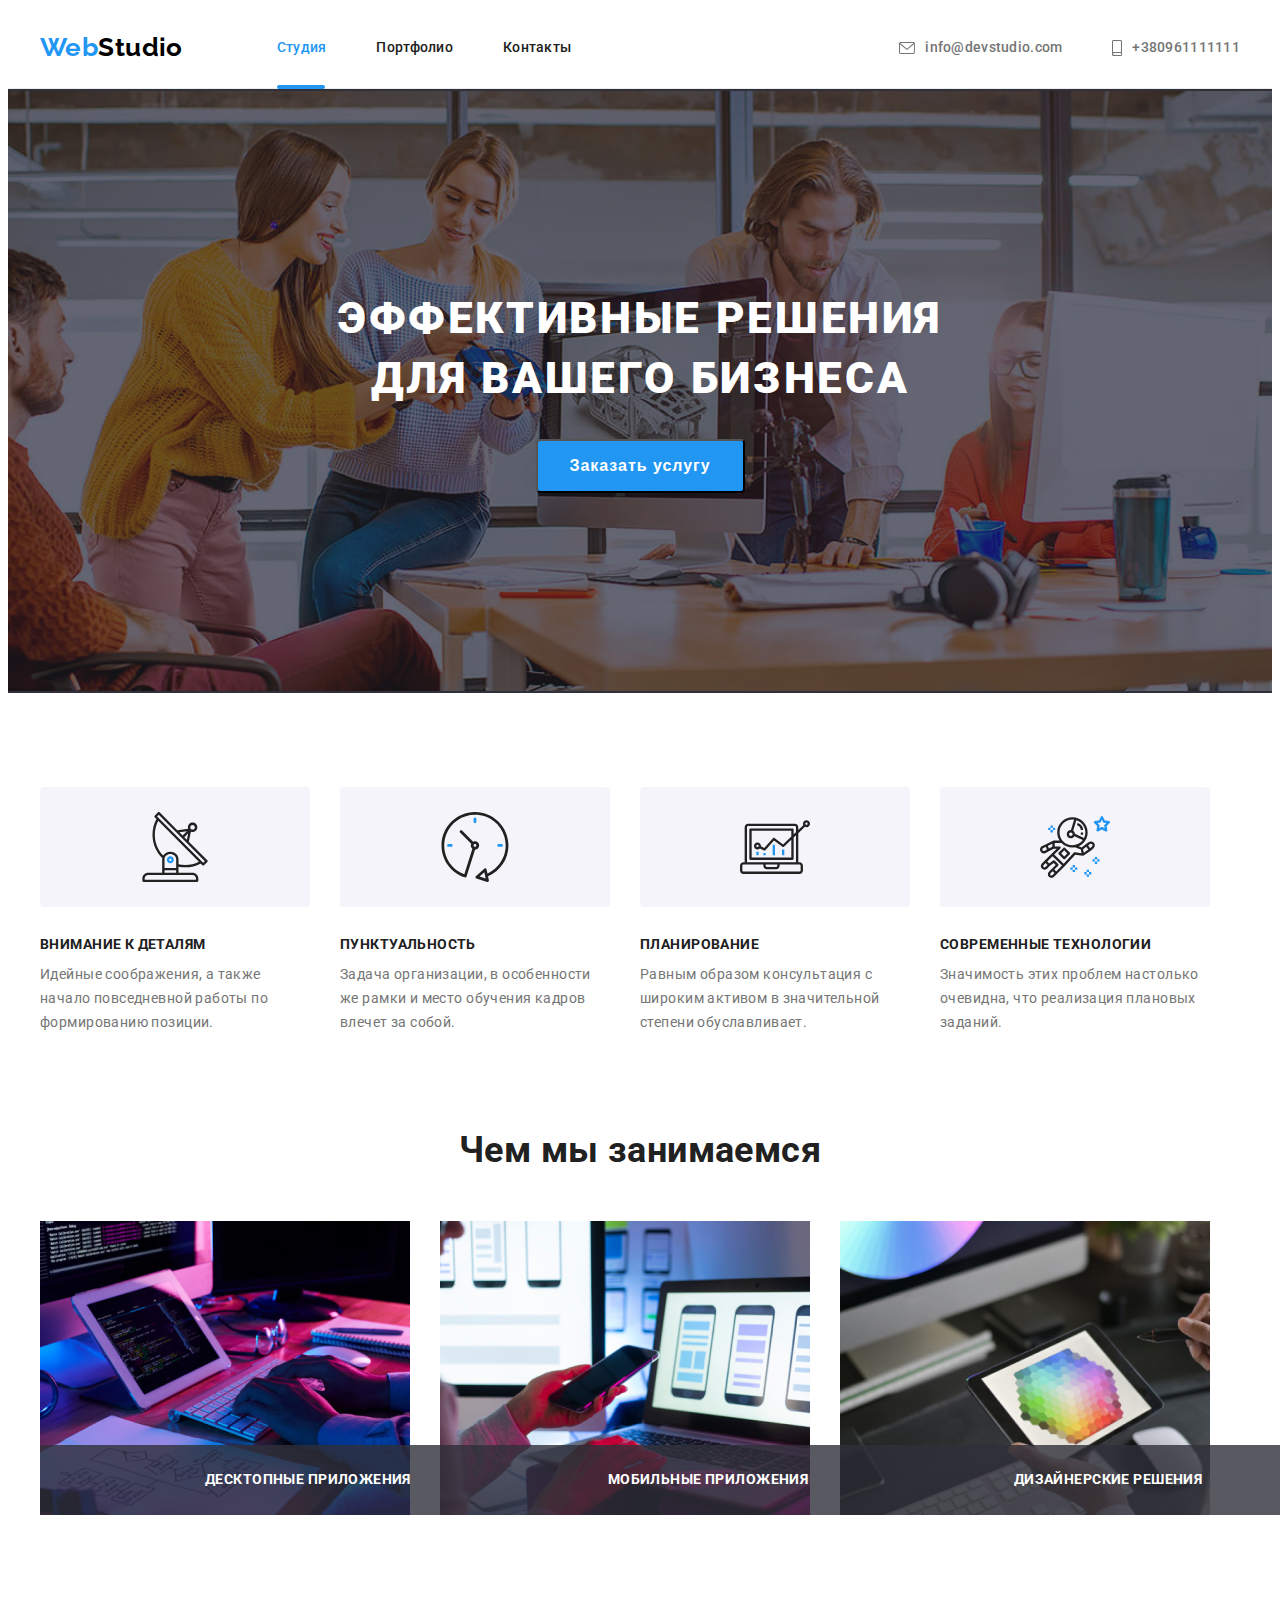
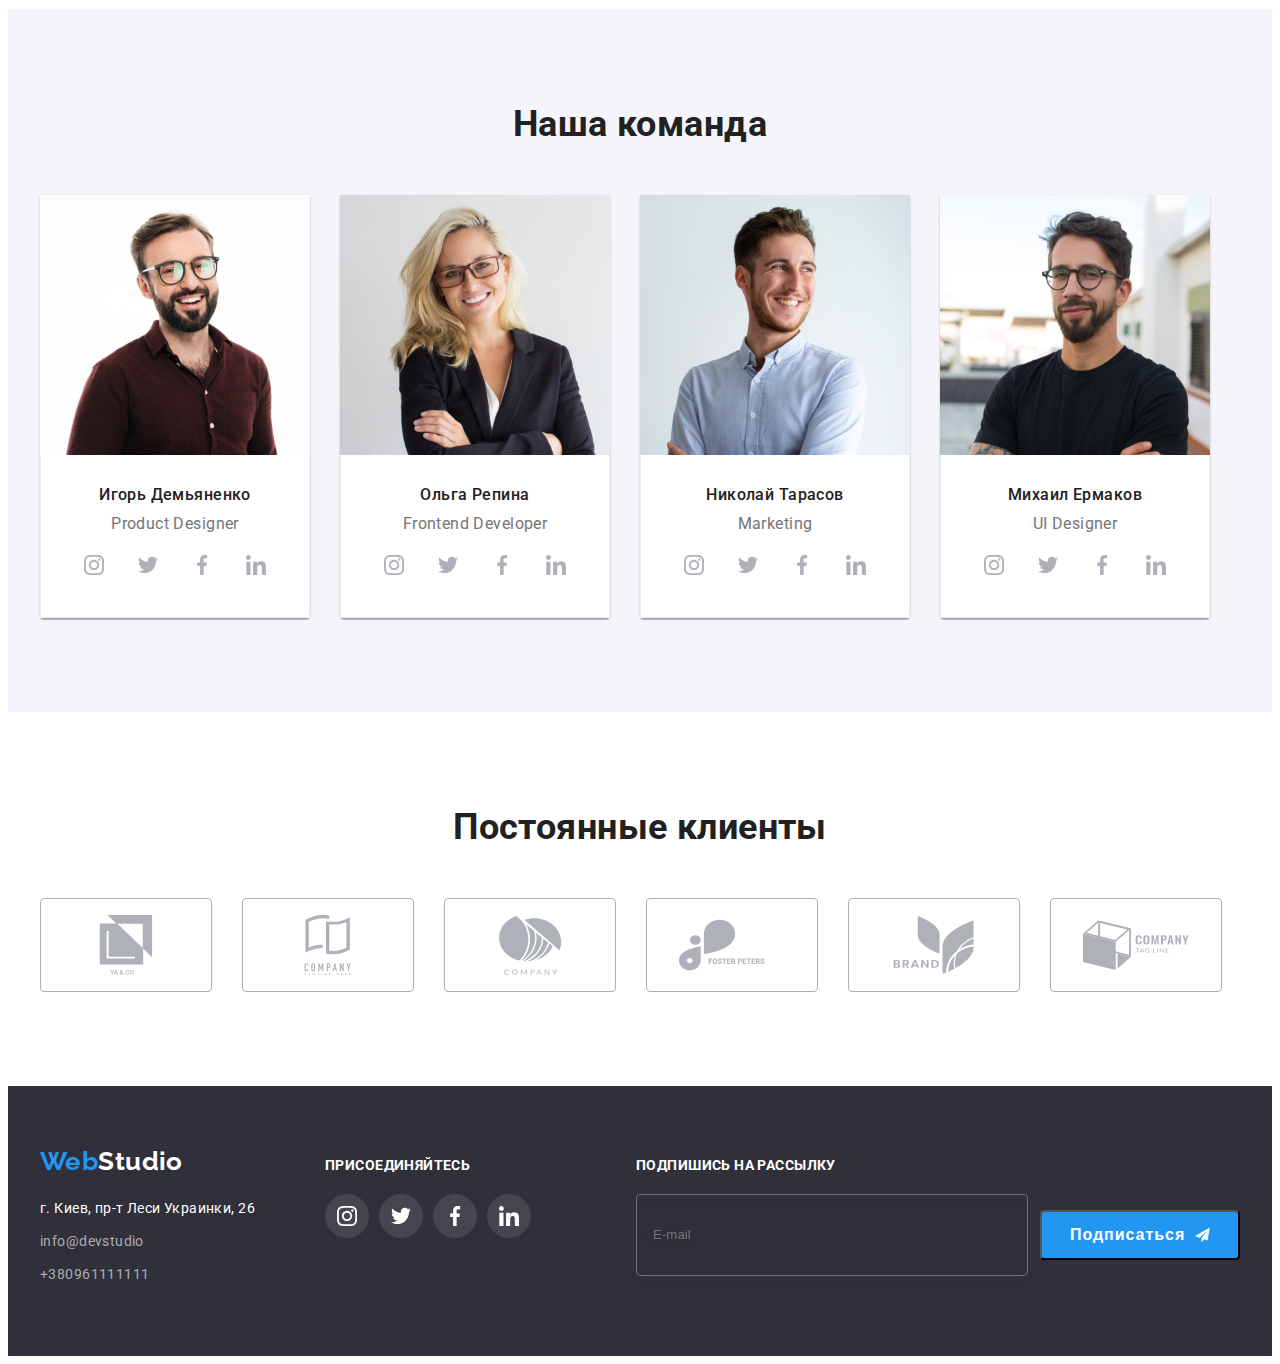
<file: index.html>
<!DOCTYPE html>
<html lang="ru">
  <head>
    <meta charset="UTF-8" />
    <meta http-equiv="X-UA-Compatible" content="IE=edge" />
    <meta name="viewport" content="width=device-width, initial-scale=1.0" />
    <title>Document</title>
    <link
      rel="stylesheet"
      href="https://cdnjs.cloudflare.com/ajax/libs/modern-normalize/0.6.0/modern-normalize.min.css"
      integrity="sha512-1bhKtVC+Rwemskiy3JPDT3u1PjW8B8oH7aFL+fS9Ju0DR/oAp3ttKPIlVWRMdEuhwZ6Lz3ds48hAwz7unUQXdA=="
      crossorigin="anonymous"
      referrerpolicy="no-referrer"
    />
    <link
      href="https://fonts.googleapis.com/css2?family=Raleway:wght@700&family=Roboto:wght@400;500;700;900&display=swap"
      rel="stylesheet"
    />
    <link rel="stylesheet" href="./css/styles.css" />
  </head>

  <!-- Header -->

  <body>
    <header class="header">
      <div class="container header-container">
        <nav class="site-nav">
          <a href="./index.html" class="logo"
            >Web<span class="logo-header">Studio</span></a
          >
          <ul class="header-nav">
            <li class="nav-item">
              <a href="./index.html" class="link-current">Студия</a>
            </li>
            <li class="nav-item">
              <a href="./portfolio.html" class="link">Портфолио</a>
            </li>
            <li class="nav-item"><a href="" class="link">Контакты</a></li>
          </ul>
        </nav>
        <ul class="contact-list">
          <li class="contact-item">
            <a href="mailto:info@devstudio.com" class="contact-list link">
              <svg class="svg-tel-mail" height="12" width="16">
                <use href="./images/icons.svg#icon-envelope"></use></svg
              >info@devstudio.com</a
            >
          </li>
          <li class="contact-item">
            <a href="tel:+380961111111" class="contact-list link">
              <svg class="svg-tel-mail" height="16" width="10">
                <use href="./images/icons.svg#icon-smartphone"></use></svg
              >+380961111111</a
            >
          </li>
        </ul>
      </div>
    </header>

    <!-- HERO секция евективные решения для бизнеса  -->

    <main>
      <section class="hero">
        <div class="container">
          <h1 class="hero-title">ЭФФЕКТИВНЫЕ РЕШЕНИЯ ДЛЯ ВАШЕГО БИЗНЕСА</h1>
          <button type="button" class="button" data-modal-open>
            Заказать услугу
          </button>
        </div>
      </section>

      <!-- Our projects (Наши проекты) -->

      <section class="aboutus section">
        <div class="container">
          <ul class="aboutus-list">
            <li class="aboutus-item">
              <div class="antenna">
                <svg height="70" width="70">
                  <use href="./images/icons.svg#icon-antenna"></use>
                </svg>
              </div>
              <h3 class="aboutus-title">Внимание к деталям</h3>
              <p class="text">
                Идейные соображения, а также начало повседневной работы по
                формированию позиции.
              </p>
            </li>
            <li class="aboutus-item">
              <div class="antenna">
                <svg width="70" height="70">
                  <use href="./images/icons.svg#icon-clock"></use>
                </svg>
              </div>
              <h3 class="aboutus-title">Пунктуальность</h3>
              <p class="text">
                Задача организации, в особенности же рамки и место обучения
                кадров влечет за собой.
              </p>
            </li>
            <li class="aboutus-item">
              <div class="antenna">
                <svg width="70" height="70">
                  <use href="./images/icons.svg#icon-diagram"></use>
                </svg>
              </div>
              <h3 class="aboutus-title">Планирование</h3>
              <p class="text">
                Равным образом консультация с широким активом в значительной
                степени обуславливает.
              </p>
            </li>
            <li class="aboutus-item">
              <div class="antenna">
                <svg width="70" height="70">
                  <use href="./images/icons.svg#icon-astronaut"></use>
                </svg>
              </div>
              <h3 class="aboutus-title">Современные технологии</h3>
              <p class="text">
                Значимость этих проблем настолько очевидна, что реализация
                плановых заданий.
              </p>
            </li>
          </ul>
        </div>
      </section>

      <!-- what-we-do section (Чем мы занимаемся)  -->

      <section class="what-we-do section">
        <div class="container">
          <h2 class="section-title">Чем мы занимаемся</h2>
          <ul class="card-set">
            <li class="card-set-item">
              <img src="./images/box1.jpg" alt="фото1" width="370" />
              <h3 class="whatwedo-title">Десктопные приложения</h3>
            </li>
            <li class="card-set-item">
              <img src="./images/box2.jpg" alt="фото2" width="370" />
              <h3 class="whatwedo-title">Мобильные приложения</h3>
            </li>
            <li class="card-set-item">
              <img src="./images/box3.jpg" alt="фото3" width="370" />
              <h3 class="whatwedo-title">Дизайнерские решения</h3>
            </li>
          </ul>
        </div>
      </section>

      <!-- our-team section (наша команда)  -->

      <section class="our-team section">
        <div class="container">
          <h2 class="section-title">Наша команда</h2>
          <ul class="our-team card-set">
            <li class="our-team card-set-item">
              <img src="./images/worker1.jpg" alt="работник1" width="270" />
              <div class="card-content-team">
                <h3 class="our-team-sub-title">Игорь Демьяненко</h3>
                <p class="our-team-position">Product Designer</p>
                <ul class="our-team-links list">
                  <li class="our-team-item">
                    <a href="" class="team-icon">
                      <svg width="20" height="20">
                        <use
                          href="./images/icons.svg#icon-instagram"
                        ></use></svg
                    ></a>
                  </li>
                  <li class="our-team-item">
                    <a href="" class="team-icon">
                      <svg width="20" height="20">
                        <use href="./images/icons.svg#icon-twitter"></use></svg
                    ></a>
                  </li>
                  <li class="our-team-item">
                    <a href="" class="team-icon">
                      <svg width="20" height="20">
                        <use href="./images/icons.svg#icon-facebook"></use></svg
                    ></a>
                  </li>
                  <li class="our-team-item">
                    <a href="" class="team-icon">
                      <svg width="20" height="20">
                        <use href="./images/icons.svg#icon-linkedin"></use></svg
                    ></a>
                  </li>
                </ul>
              </div>
            </li>
            <li class="our-team card-set-item">
              <img src="./images/worker2.jpg" alt="работник2" width="270" />
              <div class="card-content-team">
                <h3 class="our-team-sub-title">Ольга Репина</h3>
                <p class="our-team-position">Frontend Developer</p>
                <ul class="our-team-links list">
                  <li class="our-team-item">
                    <a href="" class="team-icon">
                      <svg width="20" height="20">
                        <use
                          href="./images/icons.svg#icon-instagram"
                        ></use></svg
                    ></a>
                  </li>
                  <li class="our-team-item">
                    <a href="" class="team-icon">
                      <svg width="20" height="20">
                        <use href="./images/icons.svg#icon-twitter"></use></svg
                    ></a>
                  </li>
                  <li class="our-team-item">
                    <a href="" class="team-icon">
                      <svg width="20" height="20">
                        <use href="./images/icons.svg#icon-facebook"></use></svg
                    ></a>
                  </li>
                  <li class="our-team-item">
                    <a href="" class="team-icon">
                      <svg width="20" height="20">
                        <use href="./images/icons.svg#icon-linkedin"></use></svg
                    ></a>
                  </li>
                </ul>
              </div>
            </li>
            <li class="our-team card-set-item">
              <img src="./images/worker3.jpg" alt="работник3" width="270" />
              <div class="card-content-team">
                <h3 class="our-team-sub-title">Николай Тарасов</h3>
                <p class="our-team-position">Marketing</p>
                <ul class="our-team-links list">
                  <li class="our-team-item">
                    <a href="" class="team-icon">
                      <svg width="20" height="20">
                        <use
                          href="./images/icons.svg#icon-instagram"
                        ></use></svg
                    ></a>
                  </li>
                  <li class="our-team-item">
                    <a href="" class="team-icon">
                      <svg width="20" height="20">
                        <use href="./images/icons.svg#icon-twitter"></use></svg
                    ></a>
                  </li>
                  <li class="our-team-item">
                    <a href="" class="team-icon">
                      <svg width="20" height="20">
                        <use href="./images/icons.svg#icon-facebook"></use></svg
                    ></a>
                  </li>
                  <li class="our-team-item">
                    <a href="" class="team-icon">
                      <svg width="20" height="20">
                        <use href="./images/icons.svg#icon-linkedin"></use></svg
                    ></a>
                  </li>
                </ul>
              </div>
            </li>
            <li class="our-team card-set-item">
              <img src="./images/worker4.jpg" alt="работник4" width="270" />
              <div class="card-content-team">
                <h3 class="our-team-sub-title">Михаил Ермаков</h3>
                <p class="our-team-position">UI Designer</p>
                <ul class="our-team-links list">
                  <li class="our-team-item">
                    <a href="" class="team-icon">
                      <svg width="20" height="20">
                        <use
                          href="./images/icons.svg#icon-instagram"
                        ></use></svg
                    ></a>
                  </li>
                  <li class="our-team-item">
                    <a href="" class="team-icon">
                      <svg width="20" height="20">
                        <use href="./images/icons.svg#icon-twitter"></use></svg
                    ></a>
                  </li>
                  <li class="our-team-item">
                    <a href="" class="team-icon">
                      <svg width="20" height="20">
                        <use href="./images/icons.svg#icon-facebook"></use></svg
                    ></a>
                  </li>
                  <li class="our-team-item">
                    <a href="" class="team-icon">
                      <svg width="20" height="20">
                        <use href="./images/icons.svg#icon-linkedin"></use></svg
                    ></a>
                  </li>
                </ul>
              </div>
            </li>
          </ul>
        </div>
      </section>
      <!-- постоянные клиенты -->
      <section class="clients section">
        <div class="container">
          <h2 class="title">Постоянные клиенты</h2>
          <ul class="list">
            <li class="clients-item">
              <a href="" class="clients-link">
                <svg width="106" height="60">
                  <use href="./images/icons.svg#icon-group"></use></svg
              ></a>
            </li>
            <li class="clients-item">
              <a href="" class="clients-link">
                <svg width="106" height="60">
                  <use href="./images/icons.svg#icon-group1"></use></svg
              ></a>
            </li>
            <li class="clients-item">
              <a href="" class="clients-link">
                <svg width="106" height="60">
                  <use href="./images/icons.svg#icon-group2"></use></svg
              ></a>
            </li>
            <li class="clients-item">
              <a href="" class="clients-link">
                <svg width="106" height="60">
                  <use href="./images/icons.svg#icon-group3"></use></svg
              ></a>
            </li>
            <li class="clients-item">
              <a href="" class="clients-link">
                <svg width="106" height="60">
                  <use href="./images/icons.svg#icon-group4"></use></svg
              ></a>
            </li>
            <li class="clients-item">
              <a href="" class="clients-link">
                <svg width="106" height="60">
                  <use href="./images/icons.svg#icon-group5"></use></svg
              ></a>
            </li>
          </ul>
        </div>
      </section>
    </main>

    <!-- Footer -->

    <footer class="footer">
      <div class="container">
        <div class="contact-info">
          <a href="" class="logo">Web<span class="logo-footer">Studio</span></a>
          <address>
            <a
              href="https://goo.gl/maps/C86CedG13YVYcR8AA"
              class="footer-map"
              target="_blank"
              rel="noreferrer noopener"
              >г. Киев, пр-т Леси Украинки, 26</a
            >
            <a href="mailto:info@devstudio.com" class="mail-footer"
              >info@devstudio</a
            >
            <a href="tel:+380961111111" class="tel-footer">+380961111111</a>
          </address>
        </div>
        <div class="join">
          <b class="join-text">ПРИСОЕДИНЯЙТЕСЬ</b>
          <ul class="join-list">
            <li class="join-item">
              <a href="" class="join-link">
                <svg width="20px" height="20px">
                  <use href="./images/icons.svg#icon-instagram"></use>
                </svg>
              </a>
            </li>
            <li class="join-item">
              <a href="" class="join-link">
                <svg width="20" height="20">
                  <use href="./images/icons.svg#icon-twitter"></use>
                </svg>
              </a>
            </li>
            <li class="join-item">
              <a href="" class="join-link">
                <svg width="20" height="20">
                  <use href="./images/icons.svg#icon-facebook"></use>
                </svg>
              </a>
            </li>
            <li class="join-item">
              <a href="" class="join-link">
                <svg width="20" height="20">
                  <use href="./images/icons.svg#icon-linkedin"></use>
                </svg>
              </a>
            </li>
          </ul>
        </div>
        <div class="subscribe">
          <p class="subscribe-text">ПОДПИШИСЬ НА РАССЫЛКУ</p>
          <form class="subscribe-mail">
            <input
              type="email"
              name="mail"
              placeholder="E-mail"
              class="subscribe-input"
            />
            <button type="submit" class="button subscribe-button">
              <span class="subscribe-button-text">Подписаться</span>
              <svg class="subscribe-icon" width="24" height="24">
                <use href="./images/icons.svg#icon-subscribe"></use>
              </svg>
            </button>
          </form>
        </div>
      </div>
    </footer>
    <!-- <div class="backdrop is-hidden" data-modal>
      <div class="modal">
        <button type="button" data-modal-close>close</button>
      </div>
    </div> -->
    <div class="backdrop is-hidden" data-modal>
      <div class="modal">
        <button type="button" class="modal-close-btn" data-modal-close>
          <svg class="modal-close-btn-img" width="18" height="18">
            <use href="./images/icons.svg#icon-close-black-18dp-2-1-1"></use>
          </svg>
        </button>
        <p class="modal-title">Оставьте свои данные, мы вам перезвоним</p>
        <form>
          <div class="modal-field">
            <label class="modal-label" for="user-name">Имя</label>
            <input
              type="text"
              name="user-name"
              class="modal-input"
              required
              id="user-name"
            />
            <svg class="input-icon" width="18" height="18">
              <use href="./images/icons.svg#icon-person-black-18dp-1-1"></use>
            </svg>
          </div>

          <div class="modal-field">
            <label class="modal-label" for="user-tel">Телефон</label>
            <input
              type="tel"
              name="user-tel"
              class="modal-input"
              required
              id="user-tel"
            />
            <svg class="input-icon" width="18" height="18">
              <use href="./images/icons.svg#icon-phone-black-18dp-1-1-1"></use>
            </svg>
          </div>

          <div class="modal-field">
            <label class="modal-label" for="user-mail">Почта</label>
            <input
              type="email"
              name="user-mail"
              class="modal-input"
              required
              id="user-mail"
            />
            <svg class="input-icon" width="18" height="18">
              <use href="./images/icons.svg#icon-email-black-18dp-1-1"></use>
            </svg>
          </div>

          <div class="modal-field">
            <label class="modal-label" for="user-comment">Комментарий</label>
            <textarea
              name="user-comment"
              id="user-comment"
              class="modal-comment"
              placeholder="Введите текст"
            ></textarea>
            <div class="modal-field">
              <input
                type="checkbox"
                name="termsconditions"
                class="modal-check visual-hidden"
                value="true"
                id="user-check"
              />

              <label for="user-check" class="check-text"
                ><span>
                  Соглашаюсь с рассылкой и принимаю
                  <a href="" class="modal-policy-link">Условия договора</a>
                </span>
              </label>
            </div>
          </div>

          <button class="button-form" type="submit">Отправить</button>
        </form>
      </div>
    </div>
    <script src="./js/modal.js"></script>
  </body>
</html>
</file>
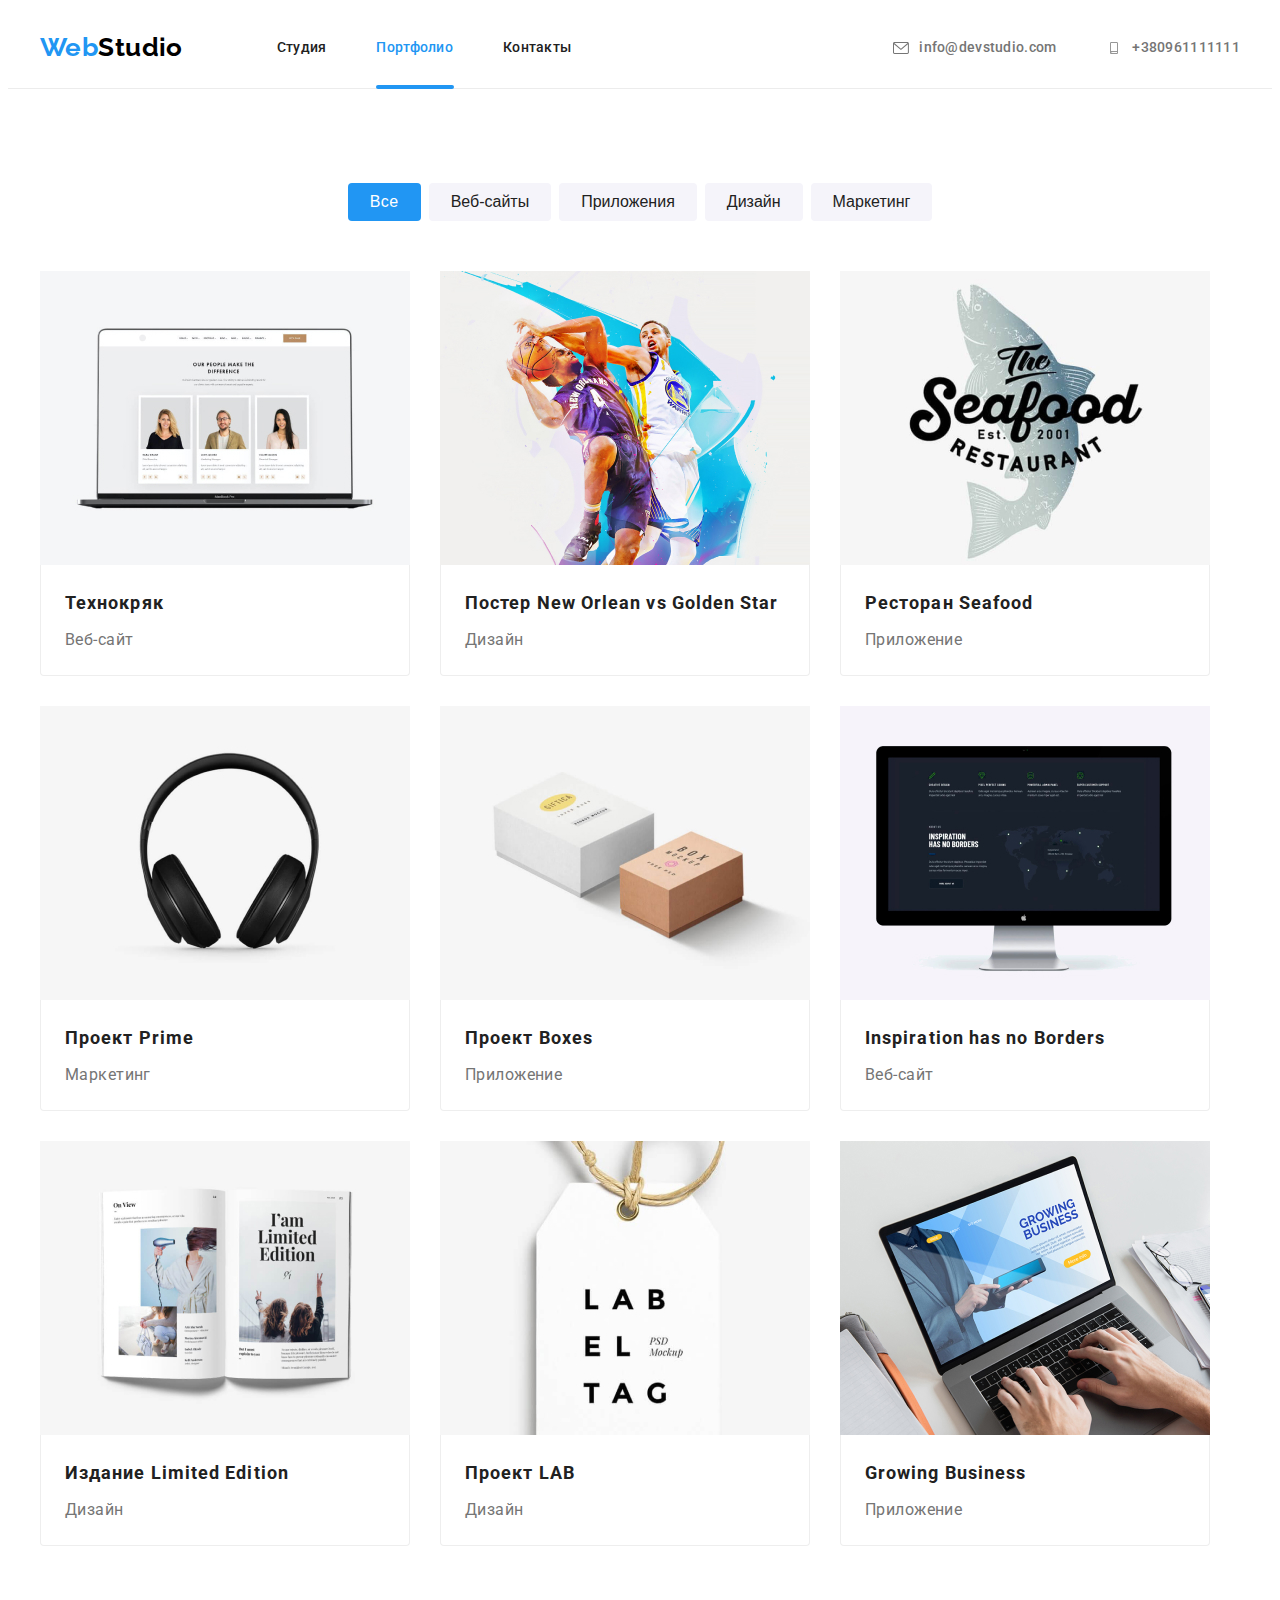
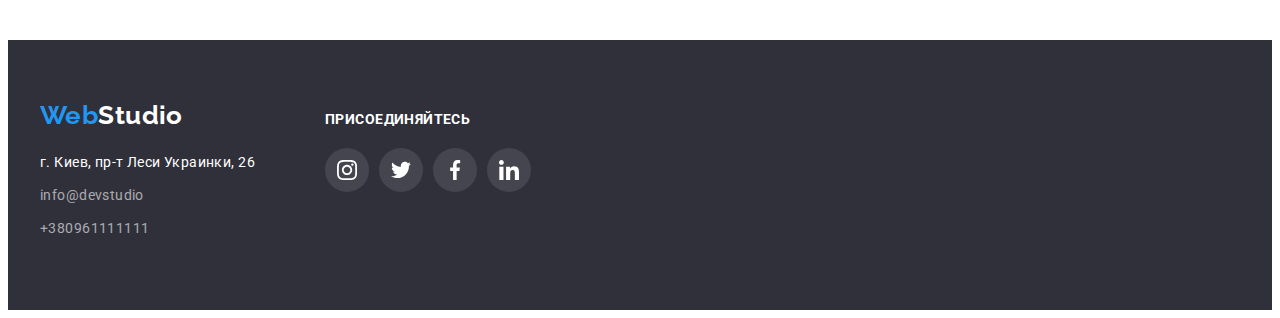
<file: portfolio.html>
<!DOCTYPE html>
<html lang="en">
  <head>
    <meta charset="UTF-8" />
    <meta http-equiv="X-UA-Compatible" content="IE=edge" />
    <meta name="viewport" content="width=device-width, initial-scale=1.0" />
    <title>Document</title>
    <link
      rel="stylesheet"
      href="https://cdnjs.cloudflare.com/ajax/libs/modern-normalize/0.6.0/modern-normalize.min.css"
      integrity="sha512-1bhKtVC+Rwemskiy3JPDT3u1PjW8B8oH7aFL+fS9Ju0DR/oAp3ttKPIlVWRMdEuhwZ6Lz3ds48hAwz7unUQXdA=="
      crossorigin="anonymous"
      referrerpolicy="no-referrer"
    />
    <link
      href="https://fonts.googleapis.com/css2?family=Raleway:wght@700&family=Roboto:wght@400;500;700;900&display=swap"
      rel="stylesheet"
    />
    <link rel="stylesheet" href="./css/styles.css" />
  </head>
  <body>
    <!--Header -->

    <header class="header">
      <div class="container header-container">
        <nav class="site-nav">
          <a href="./index.html" class="logo"
            >Web<span class="logo-header">Studio</span></a
          >
          <ul class="header-nav">
            <li class="nav-item">
              <a href="./index.html" class="link">Студия</a>
            </li>
            <li class="nav-item">
              <a href="./portfolio.html" class="link-current portfolio"
                >Портфолио</a
              >
            </li>
            <li class="nav-item"><a href="" class="link">Контакты</a></li>
          </ul>
        </nav>
        <ul class="contact-list">
          <li class="contact-item">
            <a href="mailto:info@devstudio.com" class="contact-list link">
              <svg class="svg-tel-mail" height="12" width="16">
                <use href="./images/icons.svg#icon-envelope"></use></svg
              >info@devstudio.com</a
            >
          </li>
          <li class="contact-item">
            <a href="tel:+380961111111" class="contact-list link">
              <svg class="svg-tel-mail" height="12" width="16">
                <use href="./images/icons.svg#icon-smartphone"></use></svg
              >+380961111111</a
            >
          </li>
        </ul>
      </div>
    </header>

    <main>
      <section class="projects section">
        <div class="container">
          <ul class="buttons">
            <li><button type="button" class="button-all">Все</button></li>
            <li>
              <button type="button" class="button-portfolio">Веб-сайты</button>
            </li>
            <li>
              <button type="button" class="button-portfolio">Приложения</button>
            </li>
            <li>
              <button type="button" class="button-portfolio">Дизайн</button>
            </li>
            <li>
              <button type="button" class="button-portfolio">Маркетинг</button>
            </li>
          </ul>

          <h1 class="visual-hidden">Наши проекты</h1>

          <ul class="project card-set">
            <li class="projects card-set">
              <a class="projects-link" href="">
                <div class="top-wrap">
                  <img src="./images/img1.jpg" alt="Технокряк" width="370" />
                  <p class="color-text">
                    Ресурс предлагает комплексные предложения с разным уровнем
                    функционала и сервисов. Все это позволит посетителю получить
                    исчерпывающие сведения о компании или частном лице.
                  </p>
                </div>
                <div class="card-content-projects">
                  <h2 class="title">Технокряк</h2>
                  <p class="text">Веб-сайт</p>
                </div>
              </a>
            </li>

            <li class="projects card-set">
              <a class="projects-link" href="">
                <div class="top-wrap">
                  <img
                    src="./images/img2.jpg"
                    alt="Постер New Orlean vs Golden Star"
                    width="370"
                  />
                  <p class="color-text">
                    Ресурс предлагает комплексные предложения с разным уровнем
                    функционала и сервисов. Все это позволит посетителю получить
                    исчерпывающие сведения о компании или частном лице.
                  </p>
                </div>
                <div class="card-content-projects">
                  <h2 class="title">Постер New Orlean vs Golden Star</h2>
                  <p class="text">Дизайн</p>
                </div>
              </a>
            </li>

            <li class="projects card-set">
              <a class="projects-link" href="">
                <div class="top-wrap">
                  <img
                    src="./images/img3.jpg"
                    alt="Ресторан Seafood"
                    width="370"
                  />
                  <p class="color-text">
                    Ресурс предлагает комплексные предложения с разным уровнем
                    функционала и сервисов. Все это позволит посетителю получить
                    исчерпывающие сведения о компании или частном лице.
                  </p>
                </div>
                <div class="card-content-projects">
                  <h2 class="title">Ресторан Seafood</h2>
                  <p class="text">Приложение</p>
                </div>
              </a>
            </li>

            <li class="projects card-set">
              <a class="projects-link" href="">
                <div class="top-wrap">
                  <img src="./images/img4.jpg" alt="Проект Prime" width="370" />
                  <p class="color-text">
                    Ресурс предлагает комплексные предложения с разным уровнем
                    функционала и сервисов. Все это позволит посетителю получить
                    исчерпывающие сведения о компании или частном лице.
                  </p>
                </div>
                <div class="card-content-projects">
                  <h2 class="title">Проект Prime</h2>
                  <p class="text">Маркетинг</p>
                </div>
              </a>
            </li>

            <li class="projects card-set">
              <a class="projects-link" href="">
                <div class="top-wrap">
                  <img src="./images/img5.jpg" alt="Проект Boxes" width="370" />
                  <p class="color-text">
                    Ресурс предлагает комплексные предложения с разным уровнем
                    функционала и сервисов. Все это позволит посетителю получить
                    исчерпывающие сведения о компании или частном лице.
                  </p>
                </div>
                <div class="card-content-projects">
                  <h2 class="title">Проект Boxes</h2>
                  <p class="text">Приложение</p>
                </div>
              </a>
            </li>

            <li class="projects card-set">
              <a class="projects-link" href="">
                <div class="top-wrap">
                  <img
                    src="./images/img6.jpg"
                    alt="Inspiration has no Borders"
                    width="370"
                  />
                  <p class="color-text">
                    Ресурс предлагает комплексные предложения с разным уровнем
                    функционала и сервисов. Все это позволит посетителю получить
                    исчерпывающие сведения о компании или частном лице.
                  </p>
                </div>
                <div class="card-content-projects">
                  <h2 class="title">Inspiration has no Borders</h2>
                  <p class="text">Веб-сайт</p>
                </div>
              </a>
            </li>

            <li class="projects card-set">
              <a class="projects-link" href="">
                <div class="top-wrap">
                  <img
                    src="./images/img7.jpg"
                    alt="Издание Limited Edition"
                    width="370"
                  />
                  <p class="color-text">
                    Ресурс предлагает комплексные предложения с разным уровнем
                    функционала и сервисов. Все это позволит посетителю получить
                    исчерпывающие сведения о компании или частном лице.
                  </p>
                </div>
                <div class="card-content-projects">
                  <h2 class="title">Издание Limited Edition</h2>
                  <p class="text">Дизайн</p>
                </div>
              </a>
            </li>

            <li class="projects card-set">
              <a class="projects-link" href="">
                <div class="top-wrap">
                  <img src="./images/img8.jpg" alt="Проект LAB" width="370" />
                  <p class="color-text">
                    Ресурс предлагает комплексные предложения с разным уровнем
                    функционала и сервисов. Все это позволит посетителю получить
                    исчерпывающие сведения о компании или частном лице.
                  </p>
                </div>
                <div class="card-content-projects">
                  <h2 class="title">Проект LAB</h2>
                  <p class="text">Дизайн</p>
                </div>
              </a>
            </li>

            <li class="projects card-set">
              <a class="projects-link" href="">
                <div class="top-wrap">
                  <img
                    src="./images/img9.jpg"
                    alt="Growing Business"
                    width="370"
                  />
                  <p class="color-text">
                    Ресурс предлагает комплексные предложения с разным уровнем
                    функционала и сервисов. Все это позволит посетителю получить
                    исчерпывающие сведения о компании или частном лице.
                  </p>
                </div>
                <div class="card-content-projects">
                  <h2 class="title">Growing Business</h2>
                  <p class="text">Приложение</p>
                </div>
              </a>
            </li>
          </ul>
        </div>
      </section>
    </main>

    <!--футер-->
    <footer class="footer">
      <div class="container">
        <div class="contact-info">
          <a href="" class="logo">Web<span class="logo-footer">Studio</span></a>
          <address>
            <a
              href="https://goo.gl/maps/C86CedG13YVYcR8AA"
              class="footer-map"
              target="_blank"
              rel="noreferrer noopener"
              >г. Киев, пр-т Леси Украинки, 26</a
            >
            <a href="mailto:info@devstudio.com" class="mail-footer"
              >info@devstudio</a
            >
            <a href="tel:+380961111111" class="tel-footer">+380961111111</a>
          </address>
        </div>
        <div class="join">
          <b class="join-text">ПРИСОЕДИНЯЙТЕСЬ</b>
          <ul class="join-list">
            <li class="join-item">
              <a href="" class="join-link">
                <svg width="20px" height="20px">
                  <use href="./images/icons.svg#icon-instagram"></use>
                </svg>
              </a>
            </li>
            <li class="join-item">
              <a href="" class="join-link">
                <svg width="20" height="20">
                  <use href="./images/icons.svg#icon-twitter"></use>
                </svg>
              </a>
            </li>
            <li class="join-item">
              <a href="" class="join-link">
                <svg width="20" height="20">
                  <use href="./images/icons.svg#icon-facebook"></use>
                </svg>
              </a>
            </li>
            <li class="join-item">
              <a href="" class="join-link">
                <svg width="20" height="20">
                  <use href="./images/icons.svg#icon-linkedin"></use>
                </svg>
              </a>
            </li>
          </ul>
        </div>
      </div>
    </footer>
  </body>
</html>
</file>
<file: css/styles.css>
/* основной цвет шрифта #757575 */
/* вторичный цвет  шрифта#212121 */
/* акцент цвет шприфта #2196F3 */
/* backgroup color фон #E5E5E5 */
/* вторичный верхний фон background color #2F303A */
/* вторичный нижний фон background color #
F5F4FA */
:root {
  --primary-text-color: #757575;
  --title-text-color: #212121;
  --secondary-text-color: rgba(255, 255, 255, 0.1);
  --accent-color: #2196f3;
  --primary-bg-color: #ffffff;
  --secondary-backgroung-color: #f5f4fa;
  --background-footer: #2f303a;
  --card-gap: 30px;
  --icon-color--: #afb1b8;
  --transition: 250ms cubic-bezier(0.4, 0, 0.2, 1);
}

body {
  color: var(--primary-text-color);
  background-color: var(--primary-bg-color);
  font-family: Roboto, sans-serif;
  letter-spacing: 0.03em;
  font-weight: 400;
  font-size: 14px;
  line-height: 1.71;
}
.container {
  width: 1200px;
  padding-left: 15px;
  padding-right: 15px;
  margin: 0 auto;
}

.card-set {
  display: flex;
  flex-wrap: wrap;
  gap: var(--card-gap);
}

.card-set-item {
  flex-basis: calc(
    (100% - ((var(--card-item) - 1) * var(--card-gap))) / var(--card-item)
  );
}

.section-title {
  margin-bottom: 50px;
  font-weight: 700;
  font-size: 36px;
  line-height: 1.17;
  text-align: center;
}

.section {
  padding-top: 94px;
  padding-bottom: 94px;
  background-color: var(--primary-bg-color);
}

h1,
h2,
h3,
h4,
p {
  margin: 0;
}

ul {
  margin: 0;
  padding-left: 0;
}

img {
  display: block;
}

h2,
h3 {
  color: var(--title-text-color);
}

/* Header */
.svg-tel-mail {
  fill: currentColor;
  margin-right: 10px;
}
.header {
  border-bottom: 1px solid #ececec;
}

.header-nav,
.header-container {
  align-items: center;
  display: flex;
  gap: 50px;
}

.contact-item + .contact-item {
  margin-left: 50px;
}

.contact-list .svg-tel-mail:hover,
.contact-list .link:hover,
.contact-list .link:focus {
  color: var(--accent-color);
  fill: var(--accent-color);
}
.site-nav {
  display: flex;
  /* display: block; */
}
.contact-list {
  display: flex;
  margin-left: auto;
}

.header .logo {
  display: flex;
  padding-top: 24px;
  padding-bottom: 25px;
}

.logo {
  color: var(--accent-color);

  font-family: Raleway;
  font-weight: 700;
  font-size: 26px;
  line-height: 1.19;
  text-decoration: none;
}

.header .logo {
  margin-right: 94px;
}

.logo-header {
  color: #000000;
  font-family: Raleway;
}
ul {
  list-style: none;
}

.site-nav .link {
  color: var(--title-text-color);
  font-weight: 500;
  font-size: 14px;
  line-height: 1.14;
  letter-spacing: 0.02em;
  text-decoration: none;
  padding-top: 32px;
  padding-bottom: 32px;
  transition: color var(--transition);
}
.site-nav .link:hover,
.site-nav .link:focus {
  color: var(--accent-color);
}
.link-current-portfolio {
  color: #2196f3;
  font-weight: 500;
  font-size: 14px;
  line-height: 1.14;
  letter-spacing: 0.02em;
  text-decoration: none;
  padding-top: 32px;
  padding-bottom: 32px;
}
.site-nav .link-current {
  color: #2196f3;
  font-weight: 500;
  font-size: 14px;
  line-height: 1.14;
  letter-spacing: 0.02em;
  text-decoration: none;
  padding-top: 32px;
  padding-bottom: 32px;
}
.nav-item {
  position: relative;
}

.link-current::after {
  position: absolute;
  content: "";
  display: block;
  /* align-items: flex-end; */
  bottom: -29px;
  width: 48px;
  height: 4px;
  border-radius: 2px;
  background-color: var(--accent-color);
}

.link-current.portfolio::after {
  width: 78px;
}

/* .link-current::after {
  position: absolute;
  content: "";
  display: block;
  align-items: flex-end;
  bottom: -1;
  width: 48px;
  height: 4px;
  border-radius: 2px;
  background-color: var(--accent-color);
} */

.contact-list.link {
  color: var(--primary-text-color);
  font-weight: 500;
  font-size: 14px;
  line-height: 1.14;
  letter-spacing: 0.02em;
  text-decoration: none;
  padding-top: 32px;
  padding-bottom: 32px;
  align-items: center;
  transition: color var(--transition);
}

/* .contact-list .contact-list.link:hover,
.contact-list .contact-list.link:focus {
  color: var(--accent-color);
} */

/* <!-- HERO секция евективные решения для бизнеса  --> */

.hero {
  margin: 0 auto;
  max-width: 1600px;
  background-image: linear-gradient(
      rgba(47, 48, 58, 0.4),
      rgba(47, 48, 58, 0.4)
    ),
    url(../images/bg_image.jpg);
  background-size: 1600px;
  background-repeat: no-repeat;
  background-position: center;
  padding-top: 200px;
  padding-bottom: 200px;
  color: #ffffff;
  background-color: #2f303a;
  text-align: center;
}

.hero-title {
  margin: 0 auto;
}

.hero .hero-title {
  color: #ffffff;
  font-weight: 900;
  font-size: 44px;
  line-height: 1.36;
  text-align: center;
  letter-spacing: 0.06em;
  text-transform: uppercase;
  margin-bottom: 30px;
  max-width: 696px;
}
.button {
  display: inline-block;
  background-color: #2196f3;
  color: #ffffff;
  font-weight: 700;
  font-size: 16px;
  line-height: 1.88;
  align-items: center;
  text-align: center;
  letter-spacing: 0.06em;
  cursor: pointer;
  border-radius: 4px;
  padding: 10px 32px 10px;
  transition: background-color var(--transition);
}

.hero .button:hover {
  background-color: #188ce8;
}

/* <!-- About us  --> */

/* .icon-envelope {
  display: flex;
} */

/* .contact-list {
  display: flex;
  padding: 0;
}
.envelope {
  display: flex;
  align-items: center;
  justify-content: center;
} */
/* .envelope {
  display: flex
  width: 1em;
  height: 1em;
  stroke-width: 0;
  stroke: currentColor;
  fill: currentColor;
}
.envelope-icon {
  width: 1.3330078125em;
}

.envelope-icon {
} */

.antenna {
  background-color: var(--secondary-backgroung-color);
  display: flex;
  align-items: center;
  justify-content: center;
  height: 120px;
  margin-bottom: 30px;
  border-radius: 4px;
}

.aboutus-item {
  width: 270px;
}

.aboutus-list,
.aboutus-title {
  display: flex;
  gap: 30px;
}

.aboutus {
  padding-bottom: 0;
}

.aboutus .aboutus-title {
  font-weight: 700;
  font-size: 14px;
  line-height: 1.14;
  text-transform: uppercase;
  margin-bottom: 10px;
}

/* <!-- what-we-do section (Чем мы занимаемся)  --> */
.what-we-do .card-set-item {
  position: relative;
}
.what-we-do .card-set-item .img {
  width: 100%;
}
.whatwedo-title {
  width: 100%;
  bottom: 0;
  left: 0;
  position: absolute;
  text-transform: uppercase;
  padding-top: 27px;
  padding-right: 82px;
  padding-bottom: 27px;
  padding-left: 83px;
  font-weight: 700;
  font-size: 14px;
  line-height: 1.14;
  text-align: center;
  letter-spacing: 0.03em;
  color: #ffffff;
  background-color: rgba(47, 48, 58, 0.8);
}

/* <!-- our-team section (наша команда)  --> */
.team-icon:hover,
.team-icon:focus {
  fill: #ffffff;
  background-color: var(--accent-color);
}

.team-icon {
  width: 44px;
  height: 44px;
  border-radius: 50%;
  display: flex;
  align-items: center;
  justify-content: center;
  fill: #afb1b8;
  transition: background-color var(--transition), fill var(--transition);
}

.our-team-links {
  display: flex;
  align-items: center;
  justify-content: center;
  margin-top: 10px;
}

.our-team-links .our-team-item + .our-team-item {
  margin-left: 10px;
}

.card-content-projects {
  padding-top: 20px;
  padding-right: 24px;
  padding-bottom: 20px;
  padding-left: 24px;
  border-bottom: 1px solid #eeeeee;
  border-left: 1px solid #eeeeee;
  border-right: 1px solid #eeeeee;
  border-radius: 0px 0px 4px 4px;
}

.card-set {
  display: flex;
  flex-wrap: wrap;
  gap: var(--card-gap);
}

/* .card-set-item {
  flex-basis: calc(
    (100% - ((var(--card-item) - 1) * var(--card-gap))) / var(--card-item)
  );
} */

.our-team.card-set-item {
  flex-basis: 270px;
  background: #ffffff;
  box-shadow: 0px 1px 3px rgba(0, 0, 0, 0.12), 0px 1px 1px rgba(0, 0, 0, 0.14),
    0px 2px 1px rgba(0, 0, 0, 0.2);
  border-radius: 0px 0px 4px 4px;
}

.our-team-sub-title {
  font-weight: 500;
  font-size: 16px;
  line-height: 1.19;
  text-align: center;
}
.our-team-position {
  font-weight: 400;
  font-size: 16px;
  line-height: 1.19;
  text-align: center;
  margin-top: 10px;
}
.our-team.section {
  background-color: var(--secondary-backgroung-color);
}
/* секция наши работы*/

/* CLients */
.clients .title {
  margin-top: 0;
  margin-bottom: 50px;
  font-weight: 700;
  font-size: 36px;
  line-height: 1.17;
  text-align: center;
  color: var(--title-text-color);
}

.clients .list {
  display: flex;
}

.clients-item + .clients-item {
  margin-left: 30px;
}

.clients-link {
  display: flex;
  width: 170px;
  height: 92px;
  justify-content: center;
  align-items: center;
  border: 1px solid var(--icon-color--);
  border-radius: 4px;
  fill: var(--icon-color--);
  transition: color var(--transition);
  transition: border-color var(--transition);
}

.clients-link:hover,
.clients-link:focus {
  fill: var(--accent-color);
  border-color: var(--accent-color);
}

/* <!-- Footer --> */
.join {
  margin-left: 70px;
}
.join-text {
  display: flex;
  margin-bottom: 20px;
  font-weight: 700;
  font-size: 14px;
  line-height: 1.14;
  text-transform: uppercase;
  color: var(--primary-bg-color);
}

/* .join-item {
  display: flex;
  justify-content: center;
  align-items: center;
} */

.join-list .join-item + .join-item {
  margin-left: 10px;
}

.join-link:hover,
.join-link:focus {
  background-color: var(--accent-color);
}

.join-link {
  width: 44px;
  height: 44px;
  border-radius: 50%;
  background-color: rgba(255, 255, 255, 0.1);
  fill: #ffffff;
  display: flex;
  align-items: center;
  justify-content: center;
  transition: background-color var(--transition);
}

/* .join {
  display: flex;
  margin-left: 70px;
} */
.join-list {
  display: flex;
}

.footer .container {
  display: flex;
  align-items: baseline;
}

.footer .mail-footer,
.footer .tel-footer {
  display: flex;
}

.footer {
  background-color: var(--background-footer);
  padding-top: 60px;
  padding-bottom: 60px;
}

.footer .logo {
  display: inline-block;
  margin-bottom: 20px;
}
.logo-footer {
  color: #ffffff;
  display: inline-block;
}
.footer-map {
  display: block;
  color: #ffffff;
  text-decoration: none;
  font-family: "Roboto";
  font-style: normal;
  font-weight: 400;
  font-size: 14px;
  line-height: 1.71;
  letter-spacing: 0.03em;
  margin-bottom: 9px;
  transition: color var(--transition);
}

.mail-footer,
.tel-footer {
  color: rgba(255, 255, 255, 0.6);
  text-decoration: none;
  font-family: "Roboto";
  font-style: normal;
  font-weight: 400;
  font-size: 14px;
  line-height: 1.71;
  letter-spacing: 0.03em;
  margin-bottom: 9px;
  transition: color var(--transition);
}

.footer .footer-map:hover,
.footer .mail-footer:hover,
.footer .tel-footer:hover,
.footer .footer-map:focus,
.footer .mail-footer:focus,
.footer .tel-footer:focus {
  color: var(--accent-color);
}
/* header portfolio */

/* buttons */

.button-all {
  display: inline-block;
  font-weight: 500;
  font-size: 16px;
  line-height: 1.62;
  text-align: center;
  letter-spacing: 0.03em;
  color: #ffffff;
  background-color: var(--accent-color);
  padding: 6px 22px 6px;
  border-radius: 4px;
  border: 0;
  transition: box-shadow var(--transition);
}

.button-all:hover,
.button-all:focus {
  box-shadow: 0px 4px 4px rgba(0, 0, 0, 0.25);
}

.button-portfolio {
  display: inline-block;
  color: var(--title-text-color);
  background-color: var(--secondary-backgroung-color);
  cursor: pointer;
  font-weight: 500;
  font-size: 16px;
  line-height: 1.62;
  text-align: center;
  padding: 6px 22px 6px;
  border-radius: 4px;
  border: 0;
  transition: color var(--transition), background-color var(--transition),
    box-shadow var(--transition);
}

.buttons {
  display: flex;
  justify-content: center;
  gap: 8px;
  margin-bottom: 50px;
}

.button-portfolio:hover,
.button-portfolio:focus {
  color: var(--secondary-backgroung-color);
  background-color: var(--accent-color);
  box-shadow: 0px 4px 4px rgba(0, 0, 0, 0.25);
}

/* <!-- Our projects (Наши проекты) --> */
.projects.card-set:hover .color-text,
.projects.card-set:focus .color-text {
  transform: translateY(0);
}

.top-wrap {
  position: relative;
  overflow: hidden;
}

.color-text {
  position: absolute;
  top: 0;
  left: 0;
  color: #ffffff;
  font-weight: 400;
  font-size: 18px;
  line-height: 1.56;
  letter-spacing: 0.03em;
  background-color: rgba(33, 150, 243, 0.9);
  padding-top: 63px;
  padding-bottom: 63px;
  padding-right: 24px;
  padding-left: 24px;
  height: 101%;
  transform: translateY(100%);
  transition: transform var(--transition);
}

/* .cards-prodjects:hover {
  box-shadow: 0px 4px 4px rgba(0, 0, 0, 0.25);
} */

/* .projects.card-set-item:hover {
  box-shadow: 0px 4px 4px rgba(0, 0, 0, 0.25);
} */
.projects-link {
  max-width: 370px;
}
.projects-link {
  transition: box-shadow var(--transition);
}
.projects-link:hover,
.projects-link:focus {
  box-shadow: 0px 1px 1px rgba(0, 0, 0, 0.12), 0px 4px 4px rgba(0, 0, 0, 0.06),
    1px 4px 6px rgba(0, 0, 0, 0.16);
  cursor: pointer;
}
/* .card-content-projects:hover {
  box-shadow: 0px 4px 4px rgba(0, 0, 0, 0.25);
} */

.card-content-team {
  padding-top: 30px;
  padding-bottom: 30px;
  padding-left: 10px;
  padding-right: 10px;
  border: 1px solid #eeeeee;
  border-top: 0;
}

.visual-hidden {
  position: absolute;
  width: 1px;
  height: 1px;
  margin: -1px;
  border: 0;
  padding: 0;
  white-space: nowrap;
  clip: rect(0 0 0 0);
  overflow: hidden;
}

.projects .projects .title {
  font-weight: 700;
  font-size: 18px;
  line-height: 2;
  letter-spacing: 0.06em;
  color: #212121;
}
.projects .text {
  font-weight: 400;
  font-size: 16px;
  line-height: 1.88;
  color: #757575;
  margin-top: 4px;
}

.projects a {
  text-decoration: none;
}

.backdrop {
  width: 100%;
  height: 100%;
  position: fixed;
  background-color: rgba(0, 0, 0, 0.2);
  top: 0;
  left: 0;
  transition: opacity 250ms linear, visibility 250ms linear;
  opacity: 1;
  visibility: visible;
}
.backdrop.is-hidden {
  opacity: 0;
  visibility: hidden;
  pointer-events: none;
}

.modal-close-btn {
  display: flex;
  width: 30px;
  height: 30px;
  position: absolute;
  background-color: transparent;
  top: 8px;
  right: 8px;
  border: 1px solid rgba(0, 0, 0, 0.1);
  border-radius: 50%;
  align-items: center;
  justify-items: center;
  transition: fill var(--accent-color);
}

.modal-close-btn:hover,
.modal-close-btn:focus {
  fill: var(--accent-color);
}
/* .modal-close-btn-img {
 
} */
.modal {
  width: 100%;
  max-width: 528px;
  height: 581px;
  background-color: #ffffff;
  position: absolute;
  top: 50%;
  left: 50%;
  transform: translate(-50%, -50%);
  transition: transform var(--transition);
  padding: 40px;
}

.backdrop.is-hidden .modal {
  transform: translate(-50%, -50%) scale(0) rotate(-180deg);
}

.modal-title {
  font-weight: 700;
  font-size: 20px;
  line-height: 1.15;
  text-align: center;
  color: #212121;
  margin-bottom: 12px;
}

.modal-field {
  margin-bottom: 10px;
}
.modal-input:hover,
.modal-input:focus {
  border-color: var(--accent-color);
}
.modal-input:hover + .input-icon,
.modal-input:focus + .input-icon {
  fill: var(--accent-color);
}
.modal-comment:hover,
.modal-comment:focus {
  border-color: var(--accent-color);
}

.modal-input {
  width: 100%;
  height: 40px;
  border: 1px solid rgba(33, 33, 33, 0.2);
  border-radius: 4px;
  font-weight: 400;
  font-size: 12px;
  outline: none;
  line-height: 1.17;
  letter-spacing: 0.01em;
  color: black;
  padding-top: 12px;
  padding-left: 42px;
  padding-bottom: 12px;
  padding-right: 42px;
}

.modal-comment::placeholder {
  font-weight: 400;
  font-size: 12px;
  line-height: 1.17;
  letter-spacing: 0.01em;
  color: rgba(117, 117, 117, 0.5);
}

.modal-label {
  font-weight: 400;
  font-size: 12px;
  line-height: 1.17;
  letter-spacing: 0.01em;
  color: #757575;
  margin-bottom: 4px;
  display: block;
}

.modal-comment {
  display: block;
  width: 100%;
  height: 120px;
  border: 1px solid rgba(33, 33, 33, 0.2);
  border-radius: 4px;
  margin-bottom: 20px;
  font-weight: 400;
  font-size: 12px;
  line-height: 1.17;
  letter-spacing: 0.01em;
  color: rgba(117, 117, 117, 0.5);
  outline: none;
  resize: none;
}

.modal-field {
  position: relative;
}

.input-icon {
  position: absolute;
  left: 12px;
  top: 50%;
  /* transform: translateY(-50%); */
}

.check-text {
  font-weight: 400;
  font-size: 14px;
  line-height: 1.71;
  letter-spacing: 0.03em;
  color: #757575;
  display: flex;
  align-items: center;
  justify-content: center;
}
.check-text::before {
  content: "";
  width: 16px;
  height: 15px;
  border: 1px solid #000000;
  display: block;
  border-radius: 2px;
  margin-right: 7px;
}

.modal-comment {
  color: black;
  padding: 12px 16px;
  font-weight: 400;
  font-size: 14px;
  line-height: 16px;
  letter-spacing: 0.01em;
}

.modal-check:checked + .check-text::before {
  background-color: var(--accent-color);
  background-image: url(../images/checkbox.svg);
  background-repeat: no-repeat;
  background-position: center;
}

.modal-check:focus + .check-text::before,
.modal-check:hover + .check-text::before {
  border: 1px solid var(--accent-color);
}

.modal-policy-link {
  color: var(--accent-color);
  text-decoration: none;
  border-bottom: 1px solid var(--accent-color);
}

.button-form {
  display: block;
  background-color: var(--accent-color);
  color: #ffffff;
  font-weight: 700;
  font-size: 16px;
  line-height: 1.88;
  align-items: center;
  text-align: center;
  letter-spacing: 0.06em;
  width: 200px;
  height: 50px;
  left: 860px;
  top: 375px;
  align-items: center;
  text-align: center;
  justify-content: center;
  margin-left: auto;
  margin-right: auto;
  box-shadow: 0px 1px 3px rgba(0, 0, 0, 0.12), 0px 1px 1px rgba(0, 0, 0, 0.14),
    0px 2px 1px rgba(0, 0, 0, 0.2);
  border-radius: 4px;
  border: 0;
  margin-top: 30px;
}

.subscribe-text {
  font-weight: 700;
  font-size: 14px;
  line-height: 1.14;
  letter-spacing: 0.03em;
  text-transform: uppercase;
  color: #ffffff;
  margin-bottom: 20px;
}

.subscribe {
  margin-left: auto;
}

.subscribe-mail {
  display: flex;
  align-items: center;
  justify-content: center;
}

.subscribe-input {
  width: 358px;
  height: 50px;
  margin-right: 12px;
  border: 1px solid rgba(255, 255, 255, 0.3);
  filter: drop-shadow(0px 4px 4px rgba(0, 0, 0, 0.15));
  border-radius: 4px;
  background-color: transparent;
  padding: 15px 16px;
  cursor: pointer;
  color: #ffffff;
}

.subscribe-input:hover,
.subscribe-input:focus {
  border: 1px solid var(--accent-color);
  outline: none;
}

.subscribe-button {
  width: 200px;
  height: 50px;
  display: flex;
  align-items: center;
  text-align: center;
  padding: 10px 28px;
}

.subscribe-button-text {
  font-weight: 700;
  font-size: 16px;
  line-height: 1.88;
  letter-spacing: 0.06em;
  color: #ffffff;
  margin-right: 10px;
}
</file>
